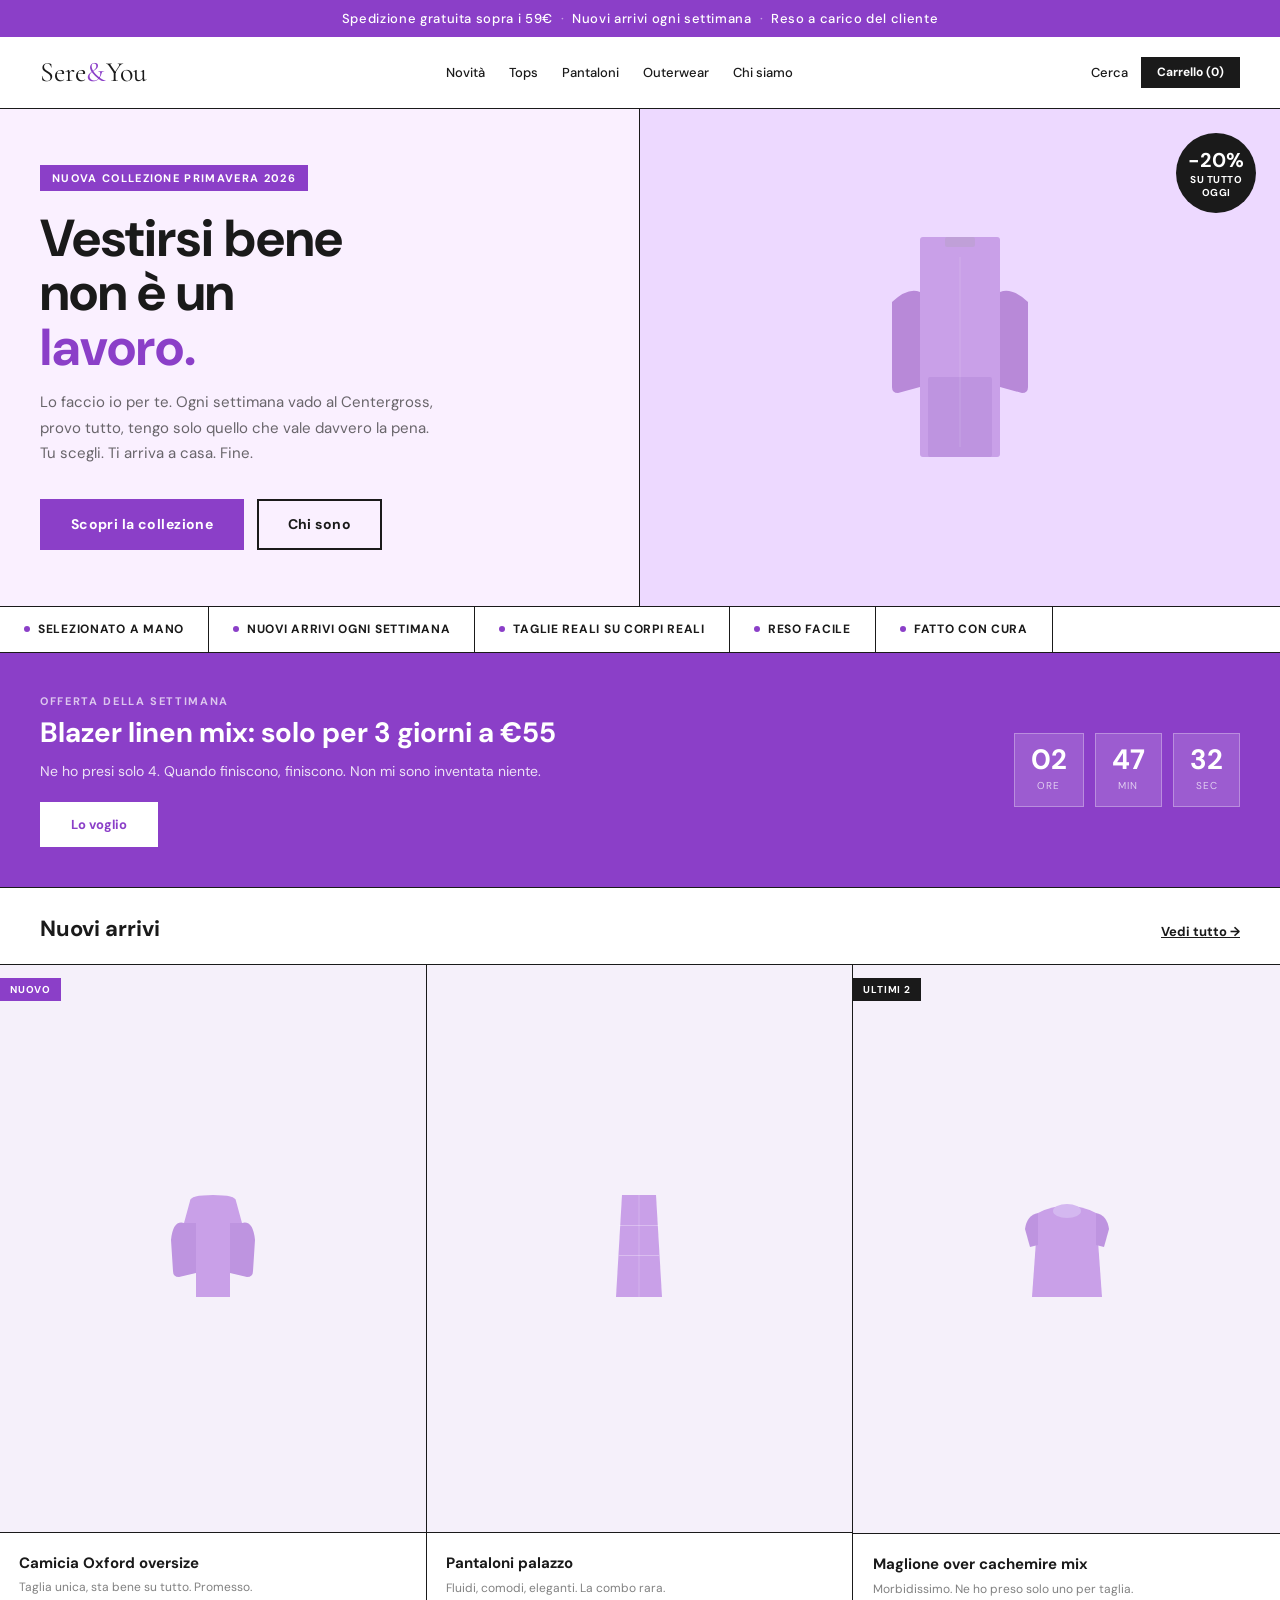
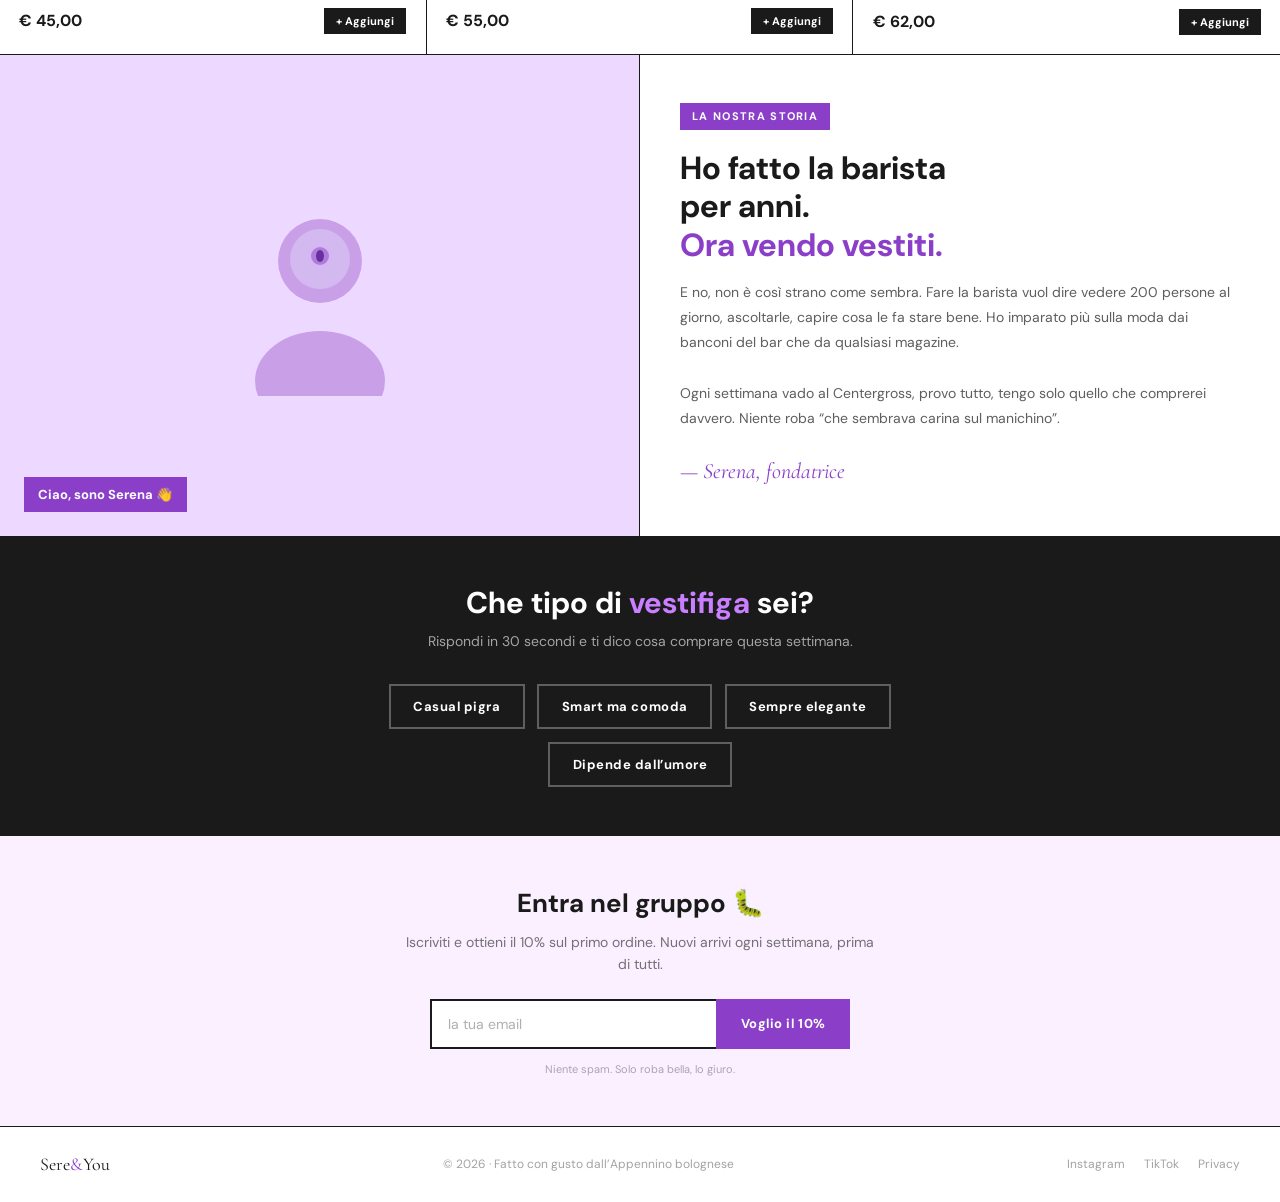
<file: sere_you_veralab_style.html>
<!DOCTYPE html>
<html lang="it">
<head>
  <meta charset="UTF-8">
  <meta name="viewport" content="width=device-width, initial-scale=1.0, maximum-scale=5.0">
  <title>Sere&amp;You — Moda che funziona davvero</title>
  <link rel="preconnect" href="https://fonts.googleapis.com">
  <link rel="preconnect" href="https://fonts.gstatic.com" crossorigin>
  <link href="https://fonts.googleapis.com/css2?family=Cormorant+Garamond:ital,wght@0,400;1,400&family=DM+Sans:opsz,wght@9..40,300;9..40,400;9..40,500;9..40,700&display=swap" rel="stylesheet">
  <style>
    /* ── RESET ── */
    *, *::before, *::after { box-sizing: border-box; margin: 0; padding: 0; }
    html { -webkit-text-size-adjust: 100%; scroll-behavior: smooth; }
    body {
      font-family: 'DM Sans', system-ui, -apple-system, sans-serif;
      background: #fff;
      color: #1a1a1a;
      overflow-x: hidden;
      line-height: 1.5;
    }
    button, input { font-family: inherit; }
    img, svg { display: block; max-width: 100%; }

    /* ── TOKENS ── */
    :root {
      --purple: #8B3FC8;
      --purple-light: #EDD9FF;
      --purple-bg: #FAF0FF;
      --purple-quiz: #C97FFF;
      --black: #1a1a1a;
      --border: 1.5px solid #1a1a1a;
      --pad-x: clamp(1rem, 4vw, 2.5rem);
    }

    /* ── ANNOUNCEMENT BAR ── */
    .ann {
      background: var(--purple);
      color: #fff;
      text-align: center;
      padding: 0.55rem var(--pad-x);
      font-size: clamp(11px, 2.5vw, 13px);
      font-weight: 500;
      letter-spacing: 0.05em;
      white-space: nowrap;
      overflow: hidden;
      text-overflow: ellipsis;
    }
    .ann-sep { opacity: 0.5; margin: 0 0.6em; }

    /* ── NAV ── */
    .nav {
      display: flex;
      justify-content: space-between;
      align-items: center;
      padding: 0.9rem var(--pad-x);
      border-bottom: var(--border);
      background: #fff;
      position: sticky;
      top: 0;
      z-index: 100;
      gap: 1rem;
    }
    .nav-logo {
      font-family: 'Cormorant Garamond', Georgia, serif;
      font-size: clamp(22px, 5vw, 28px);
      font-weight: 400;
      color: var(--black);
      white-space: nowrap;
      flex-shrink: 0;
    }
    .nav-logo span { color: var(--purple); }
    .nav-links {
      display: flex;
      gap: 1.5rem;
      list-style: none;
      font-size: 13px;
      font-weight: 500;
      color: var(--black);
    }
    .nav-links li { cursor: pointer; white-space: nowrap; }
    .nav-links li:hover { color: var(--purple); }
    .nav-right {
      display: flex;
      gap: 0.8rem;
      align-items: center;
      flex-shrink: 0;
    }
    .nav-search { font-size: 13px; font-weight: 500; cursor: pointer; }
    .nav-cart {
      background: var(--black);
      color: #fff;
      padding: 0.45rem 1rem;
      font-size: 12px;
      font-weight: 700;
      cursor: pointer;
      white-space: nowrap;
      border: none;
    }
    .nav-hamburger {
      display: none;
      flex-direction: column;
      gap: 5px;
      cursor: pointer;
      padding: 4px;
      background: none;
      border: none;
    }
    .nav-hamburger span { display: block; width: 22px; height: 2px; background: var(--black); }

    /* ── HERO ── */
    .hero {
      background: var(--purple-bg);
      border-bottom: var(--border);
      display: grid;
      grid-template-columns: 1fr 1fr;
      min-height: 440px;
      overflow: hidden;
    }
    .hero-left {
      padding: clamp(2rem, 5vw, 3.5rem) var(--pad-x);
      display: flex;
      flex-direction: column;
      justify-content: center;
      border-right: var(--border);
    }
    .tag {
      display: inline-block;
      background: var(--purple);
      color: #fff;
      font-size: 11px;
      font-weight: 700;
      letter-spacing: 0.12em;
      text-transform: uppercase;
      padding: 5px 12px;
      margin-bottom: 1.2rem;
      width: fit-content;
    }
    .hero-title {
      font-family: 'DM Sans', system-ui, sans-serif;
      font-size: clamp(32px, 5vw, 52px);
      font-weight: 700;
      line-height: 1.05;
      color: var(--black);
      margin-bottom: 1rem;
    }
    .hero-title em { color: var(--purple); font-style: normal; }
    .hero-sub {
      font-size: clamp(14px, 2vw, 15px);
      font-weight: 400;
      line-height: 1.7;
      color: rgba(26,26,26,0.65);
      margin-bottom: 2rem;
      max-width: 400px;
    }
    .btn-row { display: flex; gap: 0.8rem; flex-wrap: wrap; }
    .btn-purple {
      background: var(--purple);
      color: #fff;
      padding: 0.9rem 1.8rem;
      font-size: 14px;
      font-weight: 700;
      cursor: pointer;
      border: 2px solid var(--purple);
      letter-spacing: 0.03em;
    }
    .btn-outline {
      background: transparent;
      color: var(--black);
      padding: 0.9rem 1.8rem;
      font-size: 14px;
      font-weight: 700;
      cursor: pointer;
      border: 2px solid var(--black);
      letter-spacing: 0.03em;
    }
    .btn-purple:hover { background: #7A34B0; border-color: #7A34B0; }
    .btn-outline:hover { background: rgba(26,26,26,0.05); }
    .hero-right {
      background: var(--purple-light);
      display: flex;
      align-items: center;
      justify-content: center;
      position: relative;
      overflow: hidden;
      min-height: 300px;
    }
    .hero-badge {
      position: absolute;
      top: 1.5rem;
      right: 1.5rem;
      background: var(--black);
      color: #fff;
      width: 80px;
      height: 80px;
      border-radius: 50%;
      display: flex;
      flex-direction: column;
      align-items: center;
      justify-content: center;
      font-size: 10px;
      font-weight: 700;
      text-align: center;
      letter-spacing: 0.05em;
      text-transform: uppercase;
      line-height: 1.3;
    }
    .hero-badge strong { font-size: 20px; display: block; }

    /* ── STRIP ── */
    .strip {
      border-bottom: var(--border);
      overflow-x: auto;
      -webkit-overflow-scrolling: touch;
      scrollbar-width: none;
    }
    .strip::-webkit-scrollbar { display: none; }
    .strip-inner {
      display: flex;
      min-width: max-content;
    }
    .strip-item {
      padding: 0.85rem 1.5rem;
      font-size: 12px;
      font-weight: 700;
      letter-spacing: 0.06em;
      text-transform: uppercase;
      border-right: var(--border);
      white-space: nowrap;
      display: flex;
      align-items: center;
      gap: 0.5rem;
      cursor: default;
    }
    .strip-dot {
      width: 6px; height: 6px;
      background: var(--purple);
      border-radius: 50%;
      flex-shrink: 0;
    }

    /* ── OFFERTA ── */
    .offerta {
      background: var(--purple);
      color: #fff;
      padding: clamp(1.8rem, 4vw, 2.5rem) var(--pad-x);
      border-bottom: var(--border);
      display: grid;
      grid-template-columns: 1fr auto;
      align-items: center;
      gap: 2rem;
    }
    .offerta-eye {
      font-size: 11px;
      font-weight: 700;
      letter-spacing: 0.15em;
      text-transform: uppercase;
      opacity: 0.7;
      margin-bottom: 0.4rem;
    }
    .offerta-title {
      font-size: clamp(20px, 3.5vw, 28px);
      font-weight: 700;
      line-height: 1.2;
      margin-bottom: 0.7rem;
    }
    .offerta-sub {
      font-size: 14px;
      opacity: 0.85;
      margin-bottom: 1.2rem;
      line-height: 1.6;
    }
    .btn-white {
      background: #fff;
      color: var(--purple);
      padding: 0.75rem 1.8rem;
      font-size: 13px;
      font-weight: 700;
      cursor: pointer;
      border: 2px solid #fff;
      display: inline-block;
    }
    .btn-white:hover { background: rgba(255,255,255,0.9); }
    .countdown { display: flex; gap: 0.7rem; }
    .cd-box {
      background: rgba(255,255,255,0.15);
      padding: 0.8rem 1rem;
      text-align: center;
      border: 1px solid rgba(255,255,255,0.3);
      min-width: 64px;
    }
    .cd-num { font-size: 28px; font-weight: 700; line-height: 1; display: block; }
    .cd-label { font-size: 10px; letter-spacing: 0.1em; opacity: 0.7; margin-top: 4px; display: block; text-transform: uppercase; }

    /* ── SECTION HEADER ── */
    .sec-head {
      display: flex;
      justify-content: space-between;
      align-items: baseline;
      padding: 1.5rem var(--pad-x) 1.2rem;
      border-bottom: var(--border);
    }
    .sec-title { font-size: clamp(18px, 3vw, 22px); font-weight: 700; }
    .sec-link { font-size: 13px; font-weight: 700; text-decoration: underline; cursor: pointer; white-space: nowrap; }

    /* ── PRODUCTS ── */
    .prod-grid {
      display: grid;
      grid-template-columns: repeat(3, 1fr);
      border-bottom: var(--border);
    }
    .prod {
      border-right: var(--border);
    }
    .prod:last-child { border-right: none; }
    .prod-img {
      aspect-ratio: 3/4;
      background: #F5F0FA;
      display: flex;
      align-items: center;
      justify-content: center;
      position: relative;
      overflow: hidden;
      border-bottom: var(--border);
    }
    .prod-badge {
      position: absolute;
      top: 0.8rem;
      left: 0;
      background: var(--purple);
      color: #fff;
      font-size: 10px;
      font-weight: 700;
      letter-spacing: 0.08em;
      text-transform: uppercase;
      padding: 4px 10px;
    }
    .prod-info { padding: clamp(0.8rem, 2vw, 1.2rem); }
    .prod-name { font-size: clamp(13px, 2vw, 15px); font-weight: 700; margin-bottom: 0.25rem; }
    .prod-desc { font-size: 12px; color: rgba(26,26,26,0.55); margin-bottom: 0.7rem; line-height: 1.5; }
    .prod-row { display: flex; justify-content: space-between; align-items: center; gap: 0.5rem; flex-wrap: wrap; }
    .prod-price { font-size: clamp(14px, 2vw, 16px); font-weight: 700; white-space: nowrap; }
    .prod-add {
      background: var(--black);
      color: #fff;
      font-size: 11px;
      font-weight: 700;
      padding: 6px 12px;
      cursor: pointer;
      white-space: nowrap;
      border: none;
    }
    .prod-add:hover { background: #333; }

    /* ── SERENA ── */
    .serena {
      display: grid;
      grid-template-columns: 1fr 1fr;
      border-bottom: var(--border);
    }
    .serena-img {
      background: var(--purple-light);
      border-right: var(--border);
      display: flex;
      align-items: center;
      justify-content: center;
      min-height: 360px;
      position: relative;
      overflow: hidden;
    }
    .serena-sticker {
      position: absolute;
      bottom: 1.5rem;
      left: 1.5rem;
      background: var(--purple);
      color: #fff;
      padding: 0.5rem 0.9rem;
      font-size: 13px;
      font-weight: 700;
    }
    .serena-text {
      padding: clamp(2rem, 5vw, 3rem) var(--pad-x);
      display: flex;
      flex-direction: column;
      justify-content: center;
    }
    .serena-title {
      font-size: clamp(24px, 3.5vw, 32px);
      font-weight: 700;
      line-height: 1.2;
      margin-bottom: 1rem;
    }
    .serena-title em { color: var(--purple); font-style: normal; }
    .serena-body {
      font-size: 14px;
      line-height: 1.8;
      color: rgba(26,26,26,0.7);
      margin-bottom: 1.5rem;
    }
    .serena-firma {
      font-family: 'Cormorant Garamond', Georgia, serif;
      font-size: 22px;
      color: var(--purple);
      font-style: italic;
    }

    /* ── QUIZ ── */
    .quiz {
      background: var(--black);
      color: #fff;
      padding: clamp(2rem, 5vw, 3rem) var(--pad-x);
      border-bottom: var(--border);
      text-align: center;
    }
    .quiz-title { font-size: clamp(22px, 4vw, 30px); font-weight: 700; margin-bottom: 0.6rem; line-height: 1.2; }
    .quiz-title em { color: var(--purple-quiz); font-style: normal; }
    .quiz-sub { font-size: 14px; opacity: 0.6; margin-bottom: 2rem; }
    .quiz-opts {
      display: flex;
      gap: 0.8rem;
      justify-content: center;
      flex-wrap: wrap;
      max-width: 600px;
      margin: 0 auto;
    }
    .quiz-opt {
      padding: 0.75rem 1.4rem;
      border: 2px solid rgba(255,255,255,0.3);
      font-size: 13px;
      font-weight: 700;
      cursor: pointer;
      color: #fff;
      letter-spacing: 0.04em;
      background: transparent;
      transition: border-color 0.15s, color 0.15s;
    }
    .quiz-opt:hover { border-color: var(--purple-quiz); color: var(--purple-quiz); }

    /* ── NEWSLETTER ── */
    .news {
      padding: clamp(2rem, 5vw, 3rem) var(--pad-x);
      text-align: center;
      background: var(--purple-bg);
      border-bottom: var(--border);
    }
    .news-title { font-size: clamp(20px, 4vw, 26px); font-weight: 700; margin-bottom: 0.5rem; }
    .news-sub { font-size: 14px; color: rgba(26,26,26,0.6); margin-bottom: 1.5rem; line-height: 1.6; max-width: 480px; margin-left: auto; margin-right: auto; }
    .news-form { display: flex; max-width: 420px; margin: 0 auto; }
    .news-input {
      flex: 1;
      padding: 0.85rem 1rem;
      border: 2px solid var(--black);
      border-right: none;
      font-size: 14px;
      outline: none;
      background: #fff;
      min-width: 0;
    }
    .news-input::placeholder { color: rgba(26,26,26,0.35); }
    .news-btn {
      background: var(--purple);
      color: #fff;
      padding: 0 1.4rem;
      font-size: 13px;
      font-weight: 700;
      cursor: pointer;
      border: 2px solid var(--purple);
      white-space: nowrap;
      letter-spacing: 0.04em;
    }
    .news-btn:hover { background: #7A34B0; }
    .news-fine { font-size: 11px; color: rgba(26,26,26,0.35); margin-top: 0.8rem; }

    /* ── FOOTER ── */
    .footer {
      padding: 1.5rem var(--pad-x);
      display: flex;
      justify-content: space-between;
      align-items: center;
      font-size: 12px;
      color: rgba(26,26,26,0.4);
      flex-wrap: wrap;
      gap: 0.8rem;
    }
    .footer-logo {
      font-family: 'Cormorant Garamond', Georgia, serif;
      font-size: 18px;
      color: var(--black);
      font-weight: 400;
    }
    .footer-logo span { color: var(--purple); }
    .footer-links { display: flex; gap: 1.2rem; flex-wrap: wrap; }

    /* ── MOBILE DRAWER (hidden nav) ── */
    .nav-drawer {
      display: none;
      flex-direction: column;
      background: #fff;
      border-bottom: var(--border);
      padding: 1rem var(--pad-x);
      gap: 0.2rem;
    }
    .nav-drawer.open { display: flex; }
    .nav-drawer a {
      padding: 0.7rem 0;
      border-bottom: 0.5px solid rgba(26,26,26,0.1);
      font-size: 16px;
      font-weight: 500;
      color: var(--black);
      text-decoration: none;
      cursor: pointer;
    }
    .nav-drawer a:last-child { border-bottom: none; }

    /* ── RESPONSIVE ── */

    /* Tablet: 641–900px */
    @media (max-width: 900px) {
      .nav-links { gap: 1rem; font-size: 12px; }
      .hero { min-height: 360px; }
      .hero-title { font-size: clamp(28px, 5vw, 40px); }
      .offerta { grid-template-columns: 1fr; }
      .countdown { justify-content: flex-start; }
    }

    /* Mobile: ≤640px */
    @media (max-width: 640px) {
      /* Nav */
      .nav-links, .nav-search { display: none; }
      .nav-hamburger { display: flex; }

      /* Hero: single column */
      .hero { grid-template-columns: 1fr; min-height: auto; }
      .hero-left { border-right: none; border-bottom: var(--border); }
      .hero-right { min-height: 240px; border-top: none; }

      /* Strip: horizontal scroll */
      .strip-inner { min-width: max-content; }

      /* Offerta: stacked */
      .offerta { grid-template-columns: 1fr; }
      .countdown { flex-wrap: wrap; }
      .cd-box { flex: 1; min-width: 56px; }

      /* Products: 2 columns on mobile */
      .prod-grid { grid-template-columns: 1fr 1fr; }
      .prod:nth-child(2) { border-right: none; }
      .prod:nth-child(3) {
        grid-column: 1 / -1;
        border-right: none;
        border-top: var(--border);
        display: grid;
        grid-template-columns: 1fr 1fr;
      }
      .prod:nth-child(3) .prod-img { border-bottom: none; border-right: var(--border); }

      /* Serena: stacked */
      .serena { grid-template-columns: 1fr; }
      .serena-img { border-right: none; border-bottom: var(--border); min-height: 260px; }

      /* Quiz opts: 2x2 grid */
      .quiz-opts { display: grid; grid-template-columns: 1fr 1fr; gap: 0.6rem; }

      /* Newsletter: stacked input */
      .news-form { flex-direction: column; }
      .news-input { border-right: 2px solid var(--black); border-bottom: none; }
      .news-btn { padding: 0.85rem; border-left: 2px solid var(--purple); }

      /* Footer */
      .footer { flex-direction: column; text-align: center; }
      .footer-links { justify-content: center; }
    }

    /* Very small: ≤360px */
    @media (max-width: 360px) {
      .hero-title { font-size: 28px; }
      .btn-row { flex-direction: column; }
      .btn-purple, .btn-outline { text-align: center; }
      .cd-box { min-width: 48px; padding: 0.6rem 0.5rem; }
      .cd-num { font-size: 22px; }
    }
  </style>
</head>
<body>

<!-- ANNOUNCEMENT -->
<div class="ann">
  Spedizione gratuita sopra i 59&euro;<span class="ann-sep">&middot;</span>Nuovi arrivi ogni settimana<span class="ann-sep">&middot;</span>Reso a carico del cliente
</div>

<!-- NAV -->
<nav class="nav">
  <div class="nav-logo">Sere<span>&amp;</span>You</div>
  <ul class="nav-links">
    <li>Novit&agrave;</li>
    <li>Tops</li>
    <li>Pantaloni</li>
    <li>Outerwear</li>
    <li>Chi siamo</li>
  </ul>
  <div class="nav-right">
    <span class="nav-search">Cerca</span>
    <button class="nav-cart">Carrello (0)</button>
    <button class="nav-hamburger" onclick="toggleMenu()" aria-label="Menu">
      <span></span><span></span><span></span>
    </button>
  </div>
</nav>

<!-- MOBILE DRAWER -->
<div class="nav-drawer" id="drawer">
  <a>Novit&agrave;</a>
  <a>Tops</a>
  <a>Pantaloni</a>
  <a>Outerwear</a>
  <a>Chi siamo</a>
</div>

<!-- HERO -->
<section class="hero">
  <div class="hero-left">
    <div class="tag">Nuova collezione Primavera 2026</div>
    <h1 class="hero-title">
      Vestirsi bene<br>non &egrave; un<br><em>lavoro.</em>
    </h1>
    <p class="hero-sub">
      Lo faccio io per te. Ogni settimana vado al Centergross, provo tutto, tengo solo quello che vale davvero la pena. Tu scegli. Ti arriva a casa. Fine.
    </p>
    <div class="btn-row">
      <button class="btn-purple">Scopri la collezione</button>
      <button class="btn-outline">Chi sono</button>
    </div>
  </div>
  <div class="hero-right">
    <svg width="200" height="280" viewBox="0 0 200 280" fill="none" aria-hidden="true">
      <rect x="60" y="20" width="80" height="220" rx="3" fill="#C9A0E8"/>
      <path d="M60 75 Q48 70 32 85 L32 170 Q32 176 38 176 L60 170 Z" fill="#B889D8"/>
      <path d="M140 75 Q152 70 168 85 L168 170 Q168 176 162 176 L140 170 Z" fill="#B889D8"/>
      <rect x="68" y="160" width="64" height="80" rx="2" fill="#BE94E0"/>
      <rect x="85" y="20" width="30" height="10" rx="2" fill="#C0A0D8"/>
      <line x1="100" y1="40" x2="100" y2="230" stroke="rgba(255,255,255,0.3)" stroke-width="0.5"/>
    </svg>
    <div class="hero-badge">
      <strong>-20%</strong>
      su tutto<br>oggi
    </div>
  </div>
</section>

<!-- STRIP -->
<div class="strip">
  <div class="strip-inner">
    <div class="strip-item"><span class="strip-dot"></span> Selezionato a mano</div>
    <div class="strip-item"><span class="strip-dot"></span> Nuovi arrivi ogni settimana</div>
    <div class="strip-item"><span class="strip-dot"></span> Taglie reali su corpi reali</div>
    <div class="strip-item"><span class="strip-dot"></span> Reso facile</div>
    <div class="strip-item"><span class="strip-dot"></span> Fatto con cura</div>
  </div>
</div>

<!-- OFFERTA -->
<section class="offerta">
  <div>
    <div class="offerta-eye">Offerta della settimana</div>
    <div class="offerta-title">Blazer linen mix: solo per 3 giorni a &euro;55</div>
    <div class="offerta-sub">Ne ho presi solo 4. Quando finiscono, finiscono. Non mi sono inventata niente.</div>
    <button class="btn-white">Lo voglio</button>
  </div>
  <div class="countdown">
    <div class="cd-box"><span class="cd-num" id="cdH">02</span><span class="cd-label">Ore</span></div>
    <div class="cd-box"><span class="cd-num" id="cdM">47</span><span class="cd-label">Min</span></div>
    <div class="cd-box"><span class="cd-num" id="cdS">33</span><span class="cd-label">Sec</span></div>
  </div>
</section>

<!-- PRODUCTS -->
<div class="sec-head">
  <div class="sec-title">Nuovi arrivi</div>
  <div class="sec-link">Vedi tutto &rarr;</div>
</div>

<div class="prod-grid">
  <div class="prod">
    <div class="prod-img">
      <div class="prod-badge">Nuovo</div>
      <svg width="90" height="120" viewBox="0 0 90 120" fill="none" aria-hidden="true">
        <path d="M22 12 Q22 6 45 6 Q68 6 68 12 L74 34 L62 34 L62 108 L28 108 L28 34 L16 34 Z" fill="#C9A0E8"/>
        <path d="M16 34 Q5 31 3 51 L5 82 Q5 88 11 88 L28 84 L28 34 Z" fill="#BE94E0"/>
        <path d="M74 34 Q85 31 87 51 L85 82 Q85 88 79 88 L62 84 L62 34 Z" fill="#BE94E0"/>
      </svg>
    </div>
    <div class="prod-info">
      <div class="prod-name">Camicia Oxford oversize</div>
      <div class="prod-desc">Taglia unica, sta bene su tutto. Promesso.</div>
      <div class="prod-row">
        <div class="prod-price">&euro; 45,00</div>
        <button class="prod-add">+ Aggiungi</button>
      </div>
    </div>
  </div>
  <div class="prod">
    <div class="prod-img">
      <svg width="90" height="120" viewBox="0 0 90 120" fill="none" aria-hidden="true">
        <path d="M28 6 L62 6 L68 108 L22 108 Z" fill="#C9A0E8"/>
        <line x1="45" y1="6" x2="45" y2="108" stroke="rgba(255,255,255,0.4)" stroke-width="0.5"/>
        <rect x="25" y="36" width="40" height="1" fill="rgba(255,255,255,0.3)"/>
        <rect x="25" y="66" width="40" height="1" fill="rgba(255,255,255,0.3)"/>
      </svg>
    </div>
    <div class="prod-info">
      <div class="prod-name">Pantaloni palazzo</div>
      <div class="prod-desc">Fluidi, comodi, eleganti. La combo rara.</div>
      <div class="prod-row">
        <div class="prod-price">&euro; 55,00</div>
        <button class="prod-add">+ Aggiungi</button>
      </div>
    </div>
  </div>
  <div class="prod">
    <div class="prod-img">
      <div class="prod-badge" style="background:var(--black)">Ultimi 2</div>
      <svg width="90" height="120" viewBox="0 0 90 120" fill="none" aria-hidden="true">
        <path d="M16 24 Q45 9 74 24 L80 108 L10 108 Z" fill="#C9A0E8"/>
        <path d="M16 24 Q5 26 3 40 L8 58 L16 56 L16 24 Z" fill="#BE94E0"/>
        <path d="M74 24 Q85 26 87 40 L82 58 L74 56 L74 24 Z" fill="#BE94E0"/>
        <ellipse cx="45" cy="22" rx="14" ry="7" fill="#D4B8F0"/>
      </svg>
    </div>
    <div class="prod-info">
      <div class="prod-name">Maglione over cachemire mix</div>
      <div class="prod-desc">Morbidissimo. Ne ho preso solo uno per taglia.</div>
      <div class="prod-row">
        <div class="prod-price">&euro; 62,00</div>
        <button class="prod-add">+ Aggiungi</button>
      </div>
    </div>
  </div>
</div>

<!-- SERENA -->
<section class="serena">
  <div class="serena-img">
    <svg width="160" height="200" viewBox="0 0 160 200" fill="none" aria-hidden="true">
      <circle cx="80" cy="65" r="42" fill="#C9A0E8"/>
      <circle cx="80" cy="63" r="30" fill="#D4B8F0"/>
      <ellipse cx="80" cy="185" rx="65" ry="50" fill="#C9A0E8"/>
      <circle cx="80" cy="60" r="9" fill="#8B3FC8" opacity="0.5"/>
      <ellipse cx="80" cy="60" rx="4" ry="6" fill="#6A2E9E"/>
    </svg>
    <div class="serena-sticker">Ciao, sono Serena &#128075;</div>
  </div>
  <div class="serena-text">
    <div class="tag">La nostra storia</div>
    <h2 class="serena-title">Ho fatto la barista<br>per anni.<br><em>Ora vendo vestiti.</em></h2>
    <p class="serena-body">
      E no, non &egrave; cos&igrave; strano come sembra. Fare la barista vuol dire vedere 200 persone al giorno, ascoltarle, capire cosa le fa stare bene. Ho imparato pi&ugrave; sulla moda dai banconi del bar che da qualsiasi magazine.<br><br>
      Ogni settimana vado al Centergross, provo tutto, tengo solo quello che comprerei davvero. Niente roba &ldquo;che sembrava carina sul manichino&rdquo;.
    </p>
    <div class="serena-firma">&mdash; Serena, fondatrice</div>
  </div>
</section>

<!-- QUIZ -->
<section class="quiz">
  <h2 class="quiz-title">Che tipo di <em>vestifiga</em> sei?</h2>
  <p class="quiz-sub">Rispondi in 30 secondi e ti dico cosa comprare questa settimana.</p>
  <div class="quiz-opts">
    <button class="quiz-opt">Casual pigra</button>
    <button class="quiz-opt">Smart ma comoda</button>
    <button class="quiz-opt">Sempre elegante</button>
    <button class="quiz-opt">Dipende dall&rsquo;umore</button>
  </div>
</section>

<!-- NEWSLETTER -->
<section class="news">
  <h2 class="news-title">Entra nel gruppo &#128027;</h2>
  <p class="news-sub">Iscriviti e ottieni il 10% sul primo ordine. Nuovi arrivi ogni settimana, prima di tutti.</p>
  <div class="news-form">
    <input class="news-input" type="email" placeholder="la tua email" aria-label="Email">
    <button class="news-btn">Voglio il 10%</button>
  </div>
  <p class="news-fine">Niente spam. Solo roba bella, lo giuro.</p>
</section>

<!-- FOOTER -->
<footer class="footer">
  <div class="footer-logo">Sere<span>&amp;</span>You</div>
  <div>&copy; 2026 &middot; Fatto con gusto dall&rsquo;Appennino bolognese</div>
  <div class="footer-links">
    <span>Instagram</span>
    <span>TikTok</span>
    <span>Privacy</span>
  </div>
</footer>

<script>
  // Countdown
  let secs = 2 * 3600 + 47 * 60 + 33;
  const cdH = document.getElementById('cdH');
  const cdM = document.getElementById('cdM');
  const cdS = document.getElementById('cdS');
  setInterval(() => {
    if (secs <= 0) return;
    secs--;
    cdH.textContent = String(Math.floor(secs / 3600)).padStart(2, '0');
    cdM.textContent = String(Math.floor((secs % 3600) / 60)).padStart(2, '0');
    cdS.textContent = String(secs % 60).padStart(2, '0');
  }, 1000);

  // Mobile menu
  function toggleMenu() {
    const drawer = document.getElementById('drawer');
    drawer.classList.toggle('open');
  }
</script>
</body>
</html>
</file>
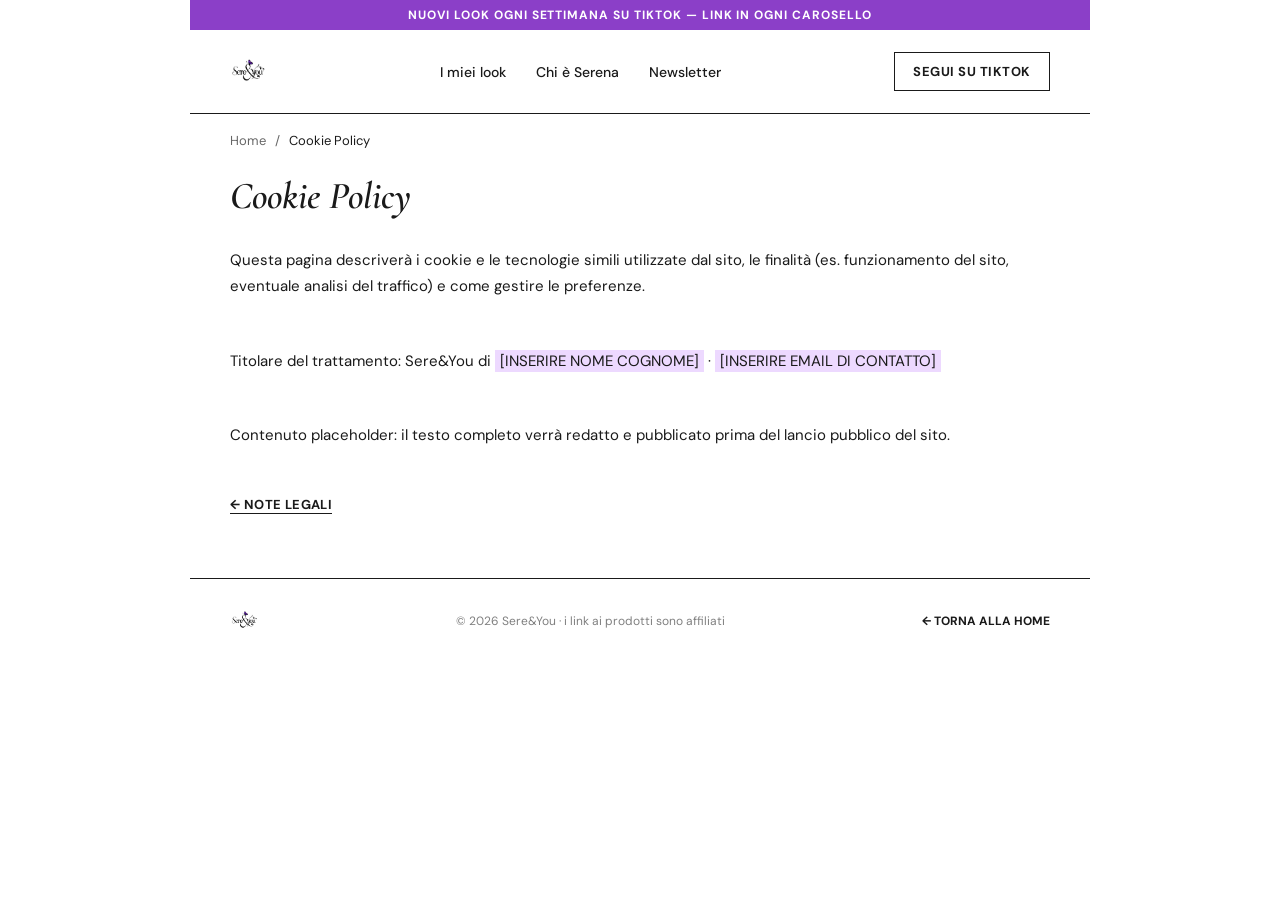
<file: sereyou/cookie-policy.html>
<!DOCTYPE html>
<html lang="it">
<head>
<meta charset="utf-8">
<meta name="viewport" content="width=device-width, initial-scale=1">
<title>Cookie Policy — Sere&amp;You</title>
<link rel="preconnect" href="https://fonts.googleapis.com">
<link href="https://fonts.googleapis.com/css2?family=DM+Sans:ital,wght@0,400;0,500;0,700;1,400&family=Cormorant+Garamond:ital,wght@1,500;1,600;1,700&display=swap" rel="stylesheet">
<link rel="stylesheet" href="css/style.css">
</head>
<body>

<div class="page page--narrow">
  <div class="banner">Nuovi look ogni settimana su TikTok — link in ogni carosello</div>

  <div class="hdr">
    <a class="hdr__logo" href="index.html"><img src="assets/sereyou-logo.png" alt="Sere&amp;You" style="height:36px;width:auto;"></a>
    <nav class="nav">
      <a href="index.html#look-grid">I miei look</a>
      <a href="index.html#chi">Chi è Serena</a>
      <a href="index.html#news">Newsletter</a>
    </nav>
    <a href="#" class="btn-outline">Segui su TikTok</a>
  </div>

  <div class="crumb">
    <a href="index.html">Home</a>
    <span class="crumb__sep">/</span>
    <span class="crumb__current">Cookie Policy</span>
  </div>

  <div class="legal-main legal-body">
    <h1>Cookie Policy</h1>
    <p>Questa pagina descriverà i cookie e le tecnologie simili utilizzate dal sito, le finalità (es. funzionamento del sito, eventuale analisi del traffico) e come gestire le preferenze.</p>
    <p>Titolare del trattamento: Sere&amp;You di <span class="fill">[INSERIRE NOME COGNOME]</span> · <span class="fill">[INSERIRE EMAIL DI CONTATTO]</span></p>
    <p class="legal-note">Contenuto placeholder: il testo completo verrà redatto e pubblicato prima del lancio pubblico del sito.</p>
    <a href="note-legali.html" class="legal-back">← Note legali</a>
  </div>

  <div class="ftr">
    <img src="assets/sereyou-logo.png" alt="Sere&amp;You" style="height:28px;width:auto;">
    <span class="ftr__copy">© 2026 Sere&amp;You · i link ai prodotti sono affiliati</span>
    <a href="index.html" class="ftr__back">← Torna alla home</a>
  </div>
</div>

</body>
</html>
</file>
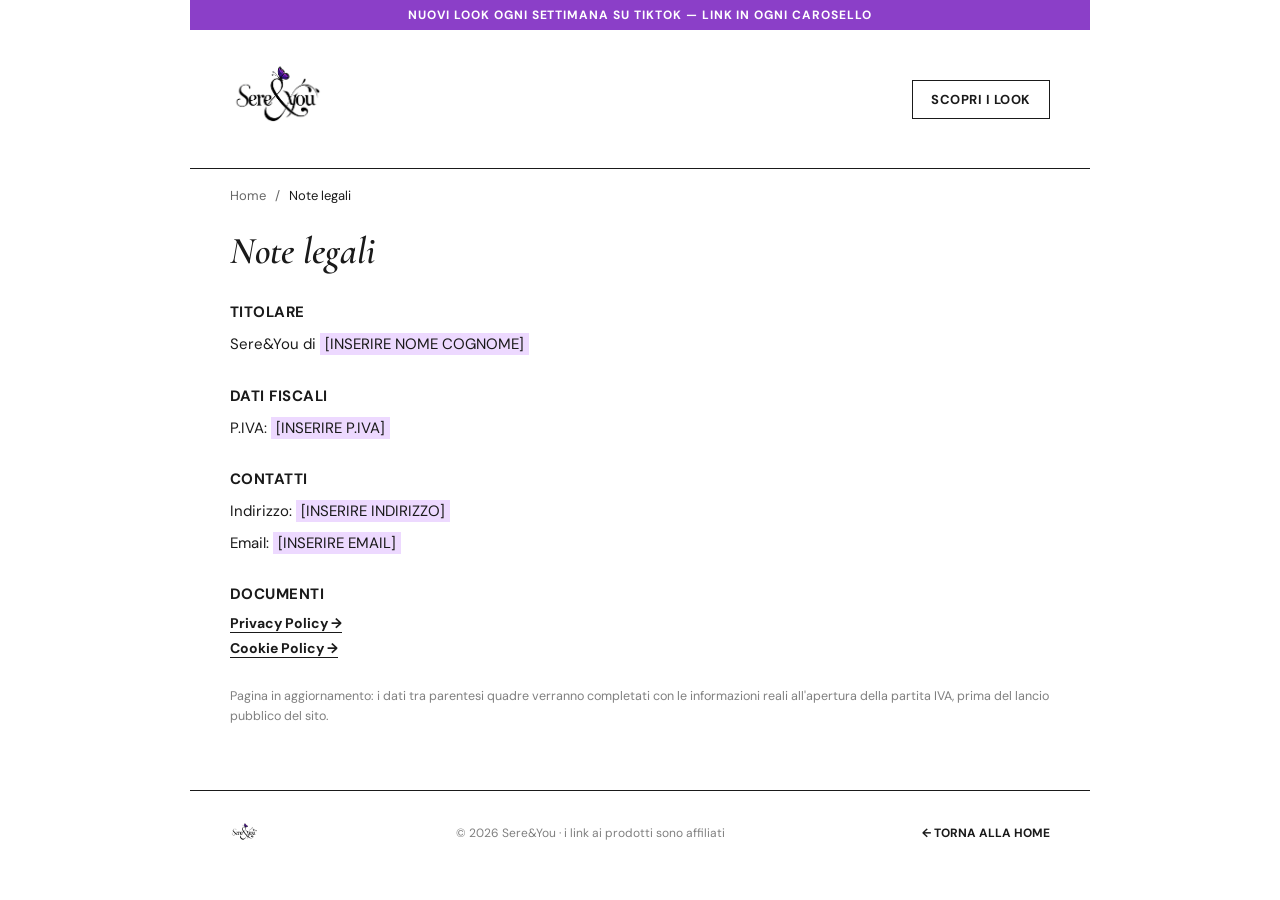
<file: sereyou/note-legali.html>
<!DOCTYPE html>
<html lang="it">
<head>
<meta charset="utf-8">
<meta name="viewport" content="width=device-width, initial-scale=1">
<title>Note legali — Sere&amp;You</title>
<link rel="preconnect" href="https://fonts.googleapis.com">
<link href="https://fonts.googleapis.com/css2?family=DM+Sans:ital,wght@0,400;0,500;0,700;1,400&family=Cormorant+Garamond:ital,wght@1,500;1,600;1,700&display=swap" rel="stylesheet">
<link rel="stylesheet" href="css/style.css">
</head>
<body>

<div class="page page--narrow">
  <div class="banner">Nuovi look ogni settimana su TikTok — link in ogni carosello</div>

  <div class="hdr">
     <img class="hdr__logo" src="assets/sereyou-logo.png" alt="Sere&amp;You" style="height:94px;width:94px;">

    <a href="index.html#look-grid" class="btn-outline">Scopri i look</a>
  </div>

  <div class="crumb">
    <a href="index.html">Home</a>
    <span class="crumb__sep">/</span>
    <span class="crumb__current">Note legali</span>
  </div>

  <div class="legal-main">
    <h1>Note legali</h1>

    <div class="legal-section">
      <h2>Titolare</h2>
      <p>Sere&amp;You di <span class="fill">[INSERIRE NOME COGNOME]</span></p>
    </div>

    <div class="legal-section">
      <h2>Dati fiscali</h2>
      <p>P.IVA: <span class="fill">[INSERIRE P.IVA]</span></p>
    </div>

    <div class="legal-section">
      <h2>Contatti</h2>
      <p>Indirizzo: <span class="fill">[INSERIRE INDIRIZZO]</span></p>
      <p>Email: <span class="fill">[INSERIRE EMAIL]</span></p>
    </div>

    <div class="legal-section">
      <h2>Documenti</h2>
      <div class="legal-doc-links">
        <a href="privacy.html">Privacy Policy →</a>
        <a href="cookie-policy.html">Cookie Policy →</a>
      </div>
    </div>

    <p class="legal-note">Pagina in aggiornamento: i dati tra parentesi quadre verranno completati con le informazioni reali all'apertura della partita IVA, prima del lancio pubblico del sito.</p>
  </div>

  <div class="ftr">
    <img src="assets/sereyou-logo.png" alt="Sere&amp;You" style="height:28px;width:auto;">
    <span class="ftr__copy">© 2026 Sere&amp;You · i link ai prodotti sono affiliati</span>
    <a href="index.html" class="ftr__back">← Torna alla home</a>
  </div>
</div>

</body>
</html>
</file>
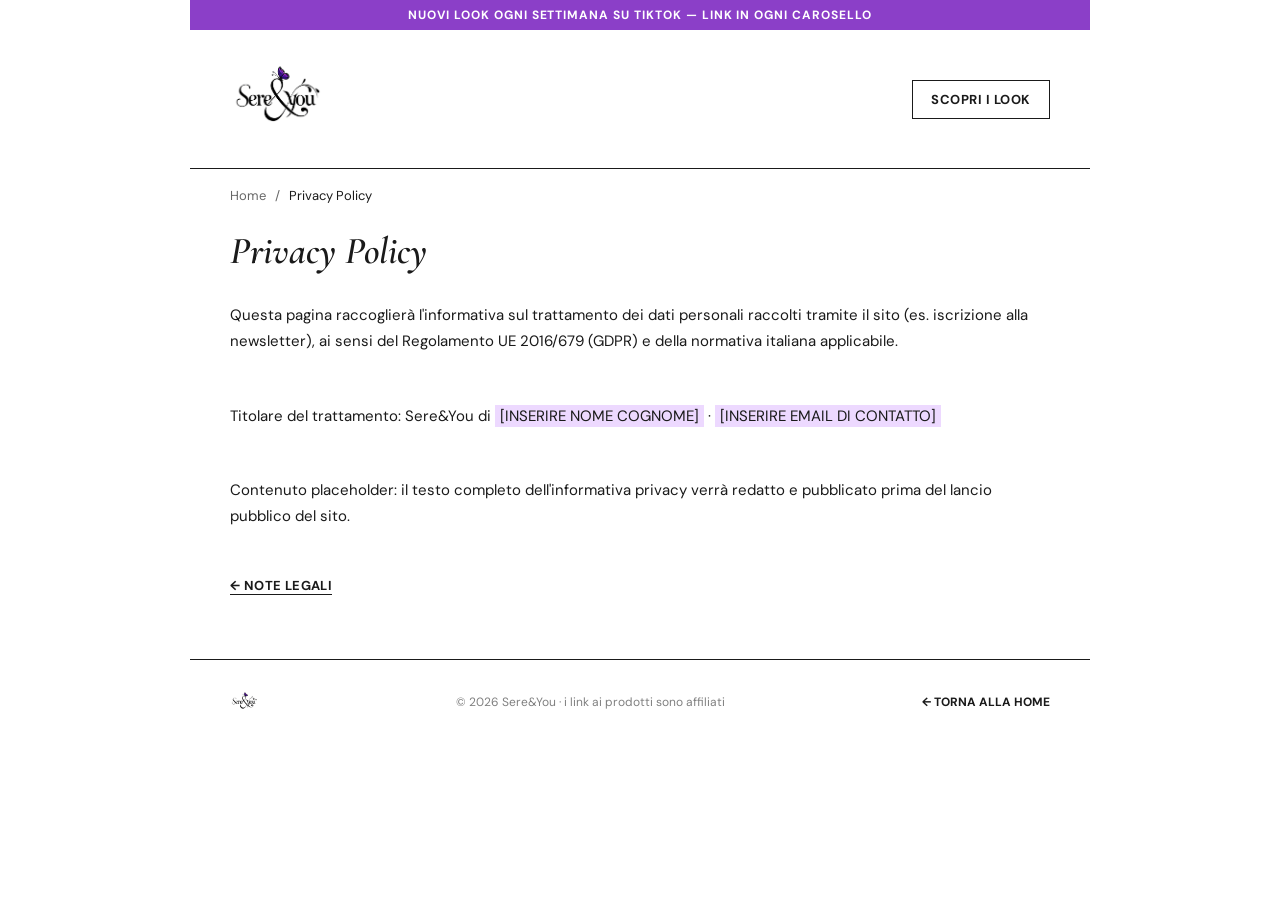
<file: sereyou/privacy.html>
<!DOCTYPE html>
<html lang="it">
<head>
<meta charset="utf-8">
<meta name="viewport" content="width=device-width, initial-scale=1">
<title>Privacy Policy — Sere&amp;You</title>
<link rel="preconnect" href="https://fonts.googleapis.com">
<link href="https://fonts.googleapis.com/css2?family=DM+Sans:ital,wght@0,400;0,500;0,700;1,400&family=Cormorant+Garamond:ital,wght@1,500;1,600;1,700&display=swap" rel="stylesheet">
<link rel="stylesheet" href="css/style.css">
</head>
<body>

<div class="page page--narrow">
  <div class="banner">Nuovi look ogni settimana su TikTok — link in ogni carosello</div>

  <div class="hdr">
     <img class="hdr__logo" src="assets/sereyou-logo.png" alt="Sere&amp;You" style="height:94px;width:94px;">
   
    <a href="index.html#look-grid" class="btn-outline">Scopri i look</a>
  </div>

  <div class="crumb">
    <a href="index.html">Home</a>
    <span class="crumb__sep">/</span>
    <span class="crumb__current">Privacy Policy</span>
  </div>

  <div class="legal-main legal-body">
    <h1>Privacy Policy</h1>
    <p>Questa pagina raccoglierà l'informativa sul trattamento dei dati personali raccolti tramite il sito (es. iscrizione alla newsletter), ai sensi del Regolamento UE 2016/679 (GDPR) e della normativa italiana applicabile.</p>
    <p>Titolare del trattamento: Sere&amp;You di <span class="fill">[INSERIRE NOME COGNOME]</span> · <span class="fill">[INSERIRE EMAIL DI CONTATTO]</span></p>
    <p class="legal-note">Contenuto placeholder: il testo completo dell'informativa privacy verrà redatto e pubblicato prima del lancio pubblico del sito.</p>
    <a href="note-legali.html" class="legal-back">← Note legali</a>
  </div>

  <div class="ftr">
    <img src="assets/sereyou-logo.png" alt="Sere&amp;You" style="height:28px;width:auto;">
    <span class="ftr__copy">© 2026 Sere&amp;You · i link ai prodotti sono affiliati</span>
    <a href="index.html" class="ftr__back">← Torna alla home</a>
  </div>
</div>

</body>
</html>
</file>
<file: sereyou/css/style.css>
:root {
  --purple: #8B3FC8;
  --purple-hover: #6c2f9c;
  --black: #1a1a1a;
  --purple-light: #EDD9FF;
  --purple-pale: #FAF0FF;
}

* { box-sizing: border-box; }

body {
  margin: 0;
  background: #fff;
  font-family: 'DM Sans', sans-serif;
  color: var(--black);
}

a { color: var(--purple); }
a:hover { color: var(--purple-hover); }
::selection { background: var(--purple-light); }

a:focus-visible, button:focus-visible, input:focus-visible {
  outline: 2.5px solid var(--purple);
  outline-offset: 2px;
}

.page {
  max-width: 1200px;
  margin: 0 auto;
}

.page--narrow {
  max-width: 900px;
}

/* Announcement banner */
.banner {
  background: var(--purple);
  color: #fff;
  font: 700 12px/1 'DM Sans', sans-serif;
  letter-spacing: .08em;
  text-transform: uppercase;
  text-align: center;
  padding: 9px 0;
}

/* Header */
.hdr {
  display: flex;
  align-items: center;
  justify-content: space-between;
  padding: 22px 40px;
  border-bottom: 1.5px solid var(--black);
}

.hdr__logo { display: block; }
.hdr__logo img { display: block; }

.nav {
  display: flex;
  gap: 30px;
  font: 500 14px 'DM Sans', sans-serif;
}

.nav a {
  text-decoration: none;
  color: var(--black);
}

.btn-outline {
  font: 700 13px 'DM Sans', sans-serif;
  text-transform: uppercase;
  letter-spacing: .04em;
  color: var(--black);
  border: 1.5px solid var(--black);
  padding: 10px 18px;
  text-decoration: none;
  background: none;
  cursor: pointer;
}

/* Breadcrumb */
.crumb {
  padding: 18px 40px 0;
  font: 400 13px 'DM Sans', sans-serif;
  color: rgba(0, 0, 0, .6);
}

.crumb a {
  color: rgba(0, 0, 0, .6);
  text-decoration: none;
}

.crumb__sep { margin: 0 6px; }
.crumb__current { color: var(--black); }

/* Hero */
.hero {
  display: grid;
  grid-template-columns: 1fr 1fr;
  background: var(--purple-pale);
}

.hero-copy {
  padding: 64px 48px;
  display: flex;
  flex-direction: column;
  justify-content: center;
  gap: 20px;
}

.hero-copy h1 {
  margin: 0;
  font-family: 'Cormorant Garamond', serif;
  font-style: italic;
  font-weight: 600;
  font-size: 52px;
  line-height: 1.08;
  color: var(--black);
}

.hero-copy p {
  margin: 0;
  font: 400 16px/1.6 'DM Sans', sans-serif;
  color: var(--black);
  max-width: 420px;
}

.btn-primary {
  align-self: flex-start;
  font: 700 14px 'DM Sans', sans-serif;
  text-transform: uppercase;
  letter-spacing: .04em;
  background: var(--purple);
  color: #fff;
  padding: 14px 26px;
  text-decoration: none;
  border: 1.5px solid var(--purple);
  cursor: pointer;
}

.placeholder-img {
  background: repeating-linear-gradient(135deg, #f2f2f2, #f2f2f2 8px, #e8e8e8 8px, #e8e8e8 16px);
  display: flex;
  align-items: center;
  justify-content: center;
  font-family: 'DM Sans', sans-serif;
  font-size: 11px;
  letter-spacing: .06em;
  text-transform: uppercase;
  color: #999;
  text-align: center;
}

.hero-img {
  aspect-ratio: 1 / 1;
  border-left: 1.5px solid var(--black);
}

/* Chi e Serena */
.about {
  background: var(--purple-light);
  padding: 44px 48px;
  display: flex;
  gap: 28px;
  align-items: center;
  border-top: 1.5px solid var(--black);
  border-bottom: 1.5px solid var(--black);
}

.about__avatar {
  width: 88px;
  height: 88px;
  border-radius: 50%;
  flex: none;
  background: repeating-linear-gradient(135deg, #f2f2f2, #f2f2f2 8px, #e0d0ea 8px, #e0d0ea 16px);
  border: 1.5px solid var(--black);
}

.about p {
  margin: 0;
  font: 400 15px/1.6 'DM Sans', sans-serif;
  color: var(--black);
  max-width: 640px;
}

/* Looks grid */
.looks-wrap { padding: 48px; }

.looks-head {
  display: flex;
  align-items: baseline;
  justify-content: space-between;
  margin-bottom: 24px;
}

.looks-head h2 {
  margin: 0;
  font: 700 24px 'DM Sans', sans-serif;
  color: var(--black);
}

.looks-head span {
  font: 400 13px 'DM Sans', sans-serif;
  color: rgba(0, 0, 0, .5);
}

.looks-grid {
  display: grid;
  grid-template-columns: repeat(3, 1fr);
  border: 1.5px solid var(--black);
}

.look-card {
  border-right: 1.5px solid var(--black);
  border-bottom: 1.5px solid var(--black);
  display: flex;
  flex-direction: column;
  text-decoration: none;
  color: inherit;
}

.look-card__media {
  position: relative;
  aspect-ratio: 4 / 5;
}

.look-card__badge {
  position: absolute;
  top: 10px;
  left: 10px;
  background: var(--black);
  color: #fff;
  font: 700 10px 'DM Sans', sans-serif;
  letter-spacing: .05em;
  text-transform: uppercase;
  padding: 5px 8px;
}

.look-card__body {
  padding: 16px 18px;
  display: flex;
  flex-direction: column;
  gap: 8px;
  flex: 1;
}

.tag {
  align-self: flex-start;
  font: 700 10.5px 'DM Sans', sans-serif;
  letter-spacing: .05em;
  text-transform: uppercase;
  color: var(--purple);
  border: 1.5px solid var(--purple);
  padding: 3px 7px;
}

.look-card__title {
  margin: 0;
  font: 700 17px 'DM Sans', sans-serif;
  color: var(--black);
}

.link-underline {
  font: 700 13px 'DM Sans', sans-serif;
  text-transform: uppercase;
  letter-spacing: .03em;
  color: var(--black);
  text-decoration: none;
  border-bottom: 1.5px solid var(--black);
  align-self: flex-start;
  padding-bottom: 2px;
}

.look-card__link {
  margin-top: auto;
}

/* Newsletter */
.news {
  background: var(--black);
  padding: 44px 48px;
  display: flex;
  align-items: center;
  justify-content: space-between;
  gap: 24px;
  flex-wrap: wrap;
}

.page--narrow .news { padding: 44px 40px; }

.news h3 {
  margin: 0 0 6px;
  font-family: 'Cormorant Garamond', serif;
  font-style: italic;
  font-weight: 600;
  font-size: 26px;
  color: #fff;
}

.news p {
  margin: 0;
  font: 400 13px 'DM Sans', sans-serif;
  color: rgba(255, 255, 255, .65);
}

.news form {
  display: flex;
  gap: 0;
}

.news input {
  font: 400 14px 'DM Sans', sans-serif;
  padding: 14px 16px;
  border: 1.5px solid #fff;
  background: transparent;
  color: #fff;
  width: 260px;
  outline: none;
}

.news input::placeholder { color: rgba(255, 255, 255, .5); }

.news button {
  font: 700 13px 'DM Sans', sans-serif;
  text-transform: uppercase;
  letter-spacing: .03em;
  background: var(--purple);
  color: #fff;
  border: 1.5px solid var(--purple);
  padding: 14px 22px;
  cursor: pointer;
}

.news__success {
  margin: 0;
  font: 700 13px 'DM Sans', sans-serif;
  color: #fff;
}

/* Footer */
.ftr {
  padding: 28px 48px 16px;
  display: flex;
  justify-content: space-between;
  align-items: center;
  flex-wrap: wrap;
  gap: 10px;
}

.page--narrow .ftr {
  padding: 28px 40px;
  border-top: 1.5px solid var(--black);
}

.ftr img { display: block; }

.ftr__copy {
  font: 400 12px 'DM Sans', sans-serif;
  color: rgba(0, 0, 0, .5);
}

.ftr__links {
  display: flex;
  gap: 18px;
}

.ftr__links a, .ftr__back {
  font: 700 12px 'DM Sans', sans-serif;
  text-transform: uppercase;
  color: var(--black);
  text-decoration: none;
}

.ftr-legal {
  padding: 0 48px 24px;
}

.page--narrow .ftr-legal { padding: 0 40px 24px; }

.ftr-legal span {
  font: 400 11px 'DM Sans', sans-serif;
  color: rgba(0, 0, 0, .45);
}

.fill {
  background: var(--purple-light);
  padding: 1px 5px;
}

/* Look page */
.look-main {
  display: grid;
  grid-template-columns: 1.1fr 1fr;
  gap: 0;
  padding: 24px 40px 56px;
  align-items: start;
}

.look-media {
  position: relative;
  aspect-ratio: 4 / 5;
  border: 1.5px solid var(--black);
  font-size: 12px;
}

.look-media .look-card__badge {
  top: 14px;
  left: 14px;
  font: 700 11px 'DM Sans', sans-serif;
  padding: 6px 10px;
}

.tiktok-link {
  display: inline-flex;
  align-items: center;
  gap: 8px;
  margin-top: 18px;
  font: 700 14px 'DM Sans', sans-serif;
  text-transform: uppercase;
  letter-spacing: .03em;
  color: var(--black);
  text-decoration: none;
  border-bottom: 1.5px solid var(--black);
  padding-bottom: 3px;
}

.look-copy {
  padding-left: 48px;
  display: flex;
  flex-direction: column;
  gap: 22px;
}

.look-copy .tag { margin-bottom: 10px; }

.look-copy h1 {
  margin: 0;
  font-family: 'Cormorant Garamond', serif;
  font-style: italic;
  font-weight: 600;
  font-size: 38px;
  color: var(--black);
}

.look-caption {
  background: var(--purple-pale);
  border: 1.5px solid var(--black);
  padding: 18px 20px;
}

.look-caption p {
  margin: 0;
  font: 400 15px/1.65 'DM Sans', sans-serif;
  color: var(--black);
}

.look-items h2 {
  margin: 0 0 14px;
  font: 700 16px 'DM Sans', sans-serif;
  text-transform: uppercase;
  letter-spacing: .03em;
  color: var(--black);
}

.item-list {
  display: flex;
  flex-direction: column;
  gap: 0;
  border-top: 1.5px solid var(--black);
}

.item-row {
  display: grid;
  grid-template-columns: 84px 1fr auto;
  gap: 16px;
  align-items: center;
  padding: 16px 0;
  border-bottom: 1.5px solid var(--black);
}

.item-thumb {
  width: 84px;
  height: 84px;
  background: repeating-linear-gradient(135deg, #f2f2f2, #f2f2f2 6px, #e8e8e8 6px, #e8e8e8 12px);
  border: 1.5px solid var(--black);
  font-size: 8.5px;
  letter-spacing: .04em;
  position: relative;
  overflow: hidden;
}

/* Mini-gallery: quando un capo ha più foto (separate da "|" nel foglio) */
.item-thumb.gallery .gallery-img {
  display: none;
  position: absolute;
  inset: 0;
  width: 100%;
  height: 100%;
  object-fit: cover;
}

.item-thumb.gallery .gallery-img.is-active { display: block; }

.item-thumb.gallery .gallery-nav {
  position: absolute;
  inset: 0;
  display: flex;
  align-items: center;
  justify-content: space-between;
  padding: 0 2px;
  opacity: 0;
  transition: opacity .15s;
}

.item-thumb.gallery:hover .gallery-nav,
.item-thumb.gallery:focus-within .gallery-nav {
  opacity: 1;
}

.gallery-arrow {
  width: 18px;
  height: 18px;
  background: rgba(255, 255, 255, .85);
  border: 1.5px solid var(--black);
  font-size: 11px;
  line-height: 1;
  display: flex;
  align-items: center;
  justify-content: center;
  cursor: pointer;
  padding: 0;
}

.gallery-dots {
  position: absolute;
  bottom: 4px;
  left: 0;
  right: 0;
  display: flex;
  justify-content: center;
  gap: 3px;
}

.gallery-dot {
  width: 5px;
  height: 5px;
  border-radius: 50%;
  background: rgba(255, 255, 255, .7);
  border: 1px solid var(--black);
  padding: 0;
  cursor: pointer;
}

.gallery-dot.is-active { background: var(--black); }

.item-name {
  font: 700 15px 'DM Sans', sans-serif;
  color: var(--black);
}

.item-price {
  font: 400 14px 'DM Sans', sans-serif;
  color: rgba(0, 0, 0, .6);
  margin-top: 2px;
}

.item-badge {
  margin-top: 6px;
  font-size: 9.5px;
  padding: 2px 6px;
}

.item-link {
  white-space: nowrap;
}

.affiliate-note {
  margin: 0;
  font: 400 12.5px/1.6 'DM Sans', sans-serif;
  color: rgba(0, 0, 0, .5);
}

/* Legal pages */
.legal-main {
  padding: 24px 40px 64px;
  display: flex;
  flex-direction: column;
  gap: 28px;
}

.legal-main h1 {
  margin: 0;
  font-family: 'Cormorant Garamond', serif;
  font-style: italic;
  font-weight: 600;
  font-size: 38px;
  color: var(--black);
}

.legal-section h2 {
  margin: 0 0 10px;
  font: 700 15px 'DM Sans', sans-serif;
  text-transform: uppercase;
  letter-spacing: .03em;
  color: var(--black);
}

.legal-section p {
  margin: 0;
  font: 400 15px/1.7 'DM Sans', sans-serif;
  color: var(--black);
}

.legal-section p + p { margin-top: 6px; }

.legal-doc-links {
  display: flex;
  flex-direction: column;
  gap: 6px;
}

.legal-doc-links a {
  font: 700 14px 'DM Sans', sans-serif;
  color: var(--black);
  text-decoration: none;
  border-bottom: 1.5px solid var(--black);
  align-self: flex-start;
}

.legal-note {
  margin: 0;
  font: 400 12.5px/1.6 'DM Sans', sans-serif;
  color: rgba(0, 0, 0, .5);
}

.legal-body p {
  margin: 0;
  font: 400 15px/1.75 'DM Sans', sans-serif;
  color: var(--black);
}

.legal-body p + p { margin-top: 20px; }

.legal-back {
  align-self: flex-start;
  font: 700 13px 'DM Sans', sans-serif;
  text-transform: uppercase;
  letter-spacing: .03em;
  color: var(--black);
  text-decoration: none;
  border-bottom: 1.5px solid var(--black);
  margin-top: 20px;
  display: inline-block;
}

/* Responsive: Home + Look shared */
@media (max-width: 900px) {
  .hdr { padding: 16px 20px; flex-wrap: wrap; row-gap: 12px; }
  .nav { order: 3; width: 100%; justify-content: center; gap: 20px; }
  .hero { grid-template-columns: 1fr; }
  .hero-copy { padding: 40px 24px; }
  .hero-copy h1 { font-size: 38px; }
  .hero-img { border-left: none; border-top: 1.5px solid var(--black); aspect-ratio: 16 / 10; }
  .about { flex-direction: column; align-items: flex-start; padding: 32px 24px; gap: 18px; }
  .looks-wrap { padding: 32px 24px; }
  .looks-grid { grid-template-columns: 1fr 1fr; }
  .news { flex-direction: column; align-items: flex-start; padding: 32px 24px; }
  .news form { width: 100%; }
  .news input { width: 100%; flex: 1; }
  .ftr { flex-direction: column; gap: 10px; text-align: center; padding: 22px 24px; }

  .crumb { padding: 14px 20px 0; }
  .look-main { grid-template-columns: 1fr; padding: 20px 20px 40px; }
  .look-copy { padding-left: 0; padding-top: 24px; }
  .item-thumb { width: 64px; height: 64px; }
  .item-row { grid-template-columns: 64px 1fr auto; gap: 12px; }

  .legal-main { padding: 32px 24px 48px; }
}

@media (max-width: 540px) {
  .looks-grid { grid-template-columns: 1fr; }
  .hero-copy h1 { font-size: 32px; }
}
</file>
